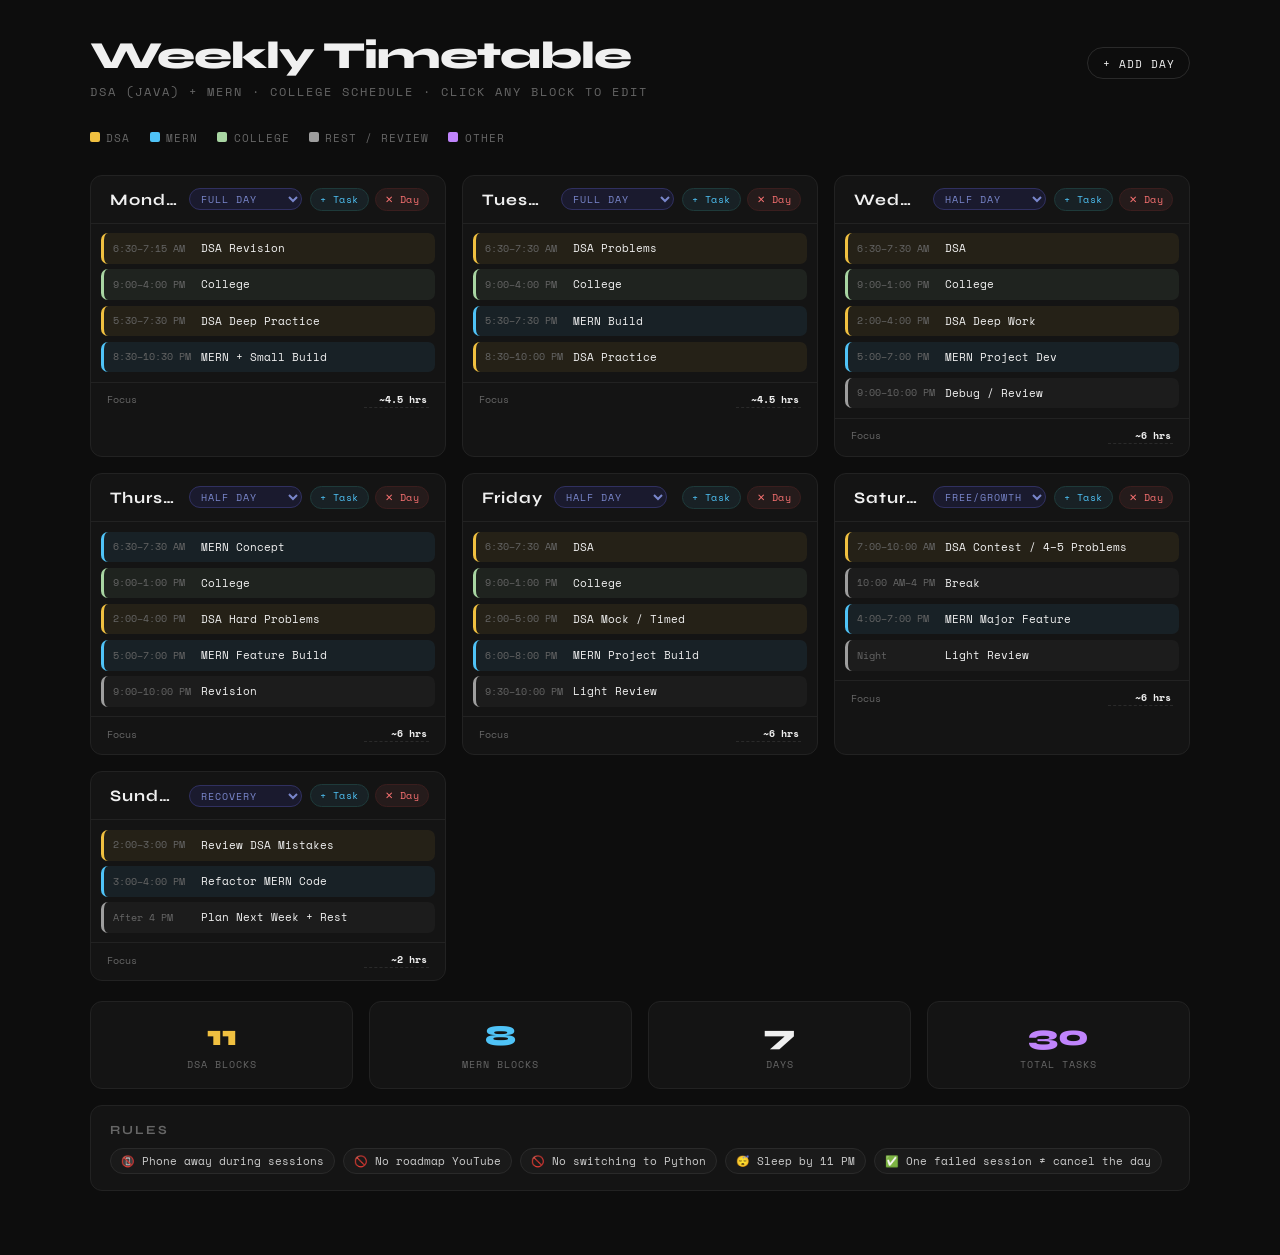
<file: Week-Table/index.html>
<!DOCTYPE html>
<html lang="en">
<head>
<meta charset="UTF-8">
<meta name="viewport" content="width=device-width, initial-scale=1.0">
<title>Weekly Timetable</title>
<style>
@import url('https://fonts.googleapis.com/css2?family=Space+Mono:wght@400;700&family=Syne:wght@400;700;800&display=swap');

*, *::before, *::after { box-sizing: border-box; margin: 0; padding: 0; }

:root {
  --bg:      #0d0d0d;
  --card:    #141414;
  --border:  #222;
  --border2: #2a2a2a;
  --dsa:     #f0c040;
  --mern:    #4fc3f7;
  --college: #a8d5a2;
  --rest:    #9e9e9e;
  --other:   #c084fc;
  --danger:  #f87171;
  --text:    #f0f0f0;
  --dim:     #666;
  --surface: #1a1a1a;
}

body {
  background: var(--bg);
  color: var(--text);
  font-family: 'Space Mono', monospace;
  min-height: 100vh;
  padding: 2rem 1rem 4rem;
}

/* ── HEADER ── */
.top {
  max-width: 1100px;
  margin: 0 auto 0.25rem;
  display: flex;
  align-items: flex-end;
  justify-content: space-between;
  flex-wrap: wrap;
  gap: 1rem;
}

h1 {
  font-family: 'Syne', sans-serif;
  font-weight: 800;
  font-size: clamp(1.6rem, 4vw, 2.4rem);
  letter-spacing: -1px;
}

.subtitle {
  max-width: 1100px;
  margin: 0 auto 1.8rem;
  color: var(--dim);
  font-size: 0.72rem;
  letter-spacing: 2px;
  text-transform: uppercase;
}

.add-day-btn {
  font-family: 'Space Mono', monospace;
  font-size: 0.7rem;
  padding: 0.4rem 0.9rem;
  border-radius: 20px;
  border: 1px solid var(--border2);
  background: transparent;
  color: var(--text);
  cursor: pointer;
  letter-spacing: 1px;
  text-transform: uppercase;
  transition: border-color 0.2s, color 0.2s;
}
.add-day-btn:hover { border-color: var(--dsa); color: var(--dsa); }

/* ── LEGEND ── */
.legend {
  max-width: 1100px;
  margin: 0 auto 1.8rem;
  display: flex;
  gap: 1.2rem;
  flex-wrap: wrap;
}

.legend-item {
  display: flex;
  align-items: center;
  gap: 0.4rem;
  font-size: 0.7rem;
  text-transform: uppercase;
  letter-spacing: 1px;
  color: var(--dim);
}

.dot {
  width: 10px; height: 10px;
  border-radius: 2px;
  flex-shrink: 0;
}

/* ── GRID ── */
.grid {
  display: grid;
  grid-template-columns: repeat(auto-fill, minmax(280px, 1fr));
  gap: 1rem;
  max-width: 1100px;
  margin: 0 auto;
}

/* ── DAY CARD ── */
.day-card {
  background: var(--card);
  border: 1px solid var(--border);
  border-radius: 12px;
  overflow: hidden;
  animation: fadeUp 0.25s ease;
}

@keyframes fadeUp {
  from { opacity: 0; transform: translateY(6px); }
  to   { opacity: 1; transform: translateY(0); }
}

.day-header {
  display: flex;
  align-items: center;
  justify-content: space-between;
  padding: 0.75rem 1rem;
  border-bottom: 1px solid var(--border);
  gap: 0.5rem;
  flex-wrap: wrap;
}

.day-left {
  display: flex;
  align-items: center;
  gap: 0.5rem;
  flex: 1;
  min-width: 0;
}

.day-name {
  font-family: 'Syne', sans-serif;
  font-weight: 700;
  font-size: 1rem;
  letter-spacing: 1px;
  cursor: pointer;
  border-radius: 4px;
  padding: 1px 3px;
  transition: background 0.15s;
  white-space: nowrap;
  overflow: hidden;
  text-overflow: ellipsis;
}
.day-name:hover { background: rgba(255,255,255,0.05); }

.day-name-input {
  font-family: 'Syne', sans-serif;
  font-weight: 700;
  font-size: 1rem;
  letter-spacing: 1px;
  background: rgba(255,255,255,0.05);
  border: 1px solid #333;
  color: var(--text);
  border-radius: 4px;
  padding: 1px 6px;
  outline: none;
  max-width: 130px;
}

.day-tag-select {
  font-family: 'Space Mono', monospace;
  font-size: 0.6rem;
  padding: 2px 7px;
  border-radius: 20px;
  border: 1px solid #303060;
  background: #1a1a2e;
  color: #7986cb;
  cursor: pointer;
  outline: none;
  letter-spacing: 1px;
  text-transform: uppercase;
}
.day-tag-select option { background: #1a1a1a; color: var(--text); }

.day-actions { display: flex; gap: 0.35rem; align-items: center; flex-shrink: 0; }

.btn-add-task {
  font-family: 'Space Mono', monospace;
  font-size: 0.62rem;
  padding: 3px 9px;
  border-radius: 20px;
  border: 1px solid #1e3a3a;
  background: rgba(79,195,247,0.07);
  color: var(--mern);
  cursor: pointer;
  letter-spacing: 0.5px;
  transition: background 0.15s;
}
.btn-add-task:hover { background: rgba(79,195,247,0.16); }

.btn-del-day {
  font-family: 'Space Mono', monospace;
  font-size: 0.62rem;
  padding: 3px 9px;
  border-radius: 20px;
  border: 1px solid #3a1e1e;
  background: rgba(248,113,113,0.07);
  color: var(--danger);
  cursor: pointer;
  letter-spacing: 0.5px;
  transition: background 0.15s;
}
.btn-del-day:hover { background: rgba(248,113,113,0.18); }

/* ── BLOCKS ── */
.blocks {
  padding: 0.6rem;
  display: flex;
  flex-direction: column;
  gap: 0.35rem;
}

.block {
  display: flex;
  align-items: center;
  gap: 0.6rem;
  padding: 0.5rem 0.6rem;
  border-radius: 7px;
  font-size: 0.7rem;
  line-height: 1.3;
  position: relative;
  cursor: pointer;
}

.block:hover .block-overlay { opacity: 1; }

.block-dsa     { background: rgba(240,192,64,0.08);  border-left: 3px solid var(--dsa); }
.block-mern    { background: rgba(79,195,247,0.08);  border-left: 3px solid var(--mern); }
.block-college { background: rgba(168,213,162,0.08); border-left: 3px solid var(--college); }
.block-rest    { background: rgba(158,158,158,0.06); border-left: 3px solid var(--rest); }
.block-other   { background: rgba(192,132,252,0.07); border-left: 3px solid var(--other); }

.block-time {
  color: var(--dim);
  white-space: nowrap;
  min-width: 78px;
  font-size: 0.65rem;
}

.block-label { color: var(--text); flex: 1; }

.block-overlay {
  position: absolute;
  right: 6px;
  top: 50%;
  transform: translateY(-50%);
  display: flex;
  gap: 4px;
  opacity: 0;
  transition: opacity 0.15s;
}

.block-overlay button {
  font-family: 'Space Mono', monospace;
  font-size: 0.6rem;
  padding: 2px 6px;
  border-radius: 4px;
  border: 1px solid var(--border2);
  background: var(--card);
  color: var(--dim);
  cursor: pointer;
  transition: all 0.15s;
}
.block-overlay button:hover { color: var(--text); border-color: #444; }
.block-overlay .blk-del:hover { color: var(--danger); border-color: #3a1e1e; }

.empty-msg {
  text-align: center;
  font-size: 0.68rem;
  color: var(--dim);
  padding: 1rem 0;
  letter-spacing: 1px;
}

/* ── FOOTER ── */
.day-footer {
  padding: 0.5rem 1rem 0.75rem;
  font-size: 0.65rem;
  color: var(--dim);
  border-top: 1px solid var(--border);
  display: flex;
  justify-content: space-between;
  align-items: center;
}

.focus-input {
  font-family: 'Space Mono', monospace;
  font-size: 0.65rem;
  background: transparent;
  border: none;
  border-bottom: 1px dashed var(--border2);
  color: var(--text);
  font-weight: 700;
  width: 65px;
  text-align: right;
  outline: none;
  padding: 0 2px;
}

/* ── STATS ── */
.stats {
  max-width: 1100px;
  margin: 1.2rem auto 0;
  display: flex;
  gap: 1rem;
  flex-wrap: wrap;
}

.stat-box {
  flex: 1;
  min-width: 130px;
  background: var(--card);
  border: 1px solid var(--border);
  border-radius: 12px;
  padding: 1rem;
  text-align: center;
}

.stat-num {
  font-family: 'Syne', sans-serif;
  font-weight: 800;
  font-size: 1.8rem;
  display: block;
}

.stat-label {
  font-size: 0.65rem;
  color: var(--dim);
  text-transform: uppercase;
  letter-spacing: 1px;
  margin-top: 3px;
  display: block;
}

/* ── RULES ── */
.rules {
  max-width: 1100px;
  margin: 1rem auto 0;
  background: var(--card);
  border: 1px solid var(--border);
  border-radius: 12px;
  padding: 1rem 1.2rem;
}

.rules h2 {
  font-family: 'Syne', sans-serif;
  font-size: 0.78rem;
  text-transform: uppercase;
  letter-spacing: 2px;
  color: var(--dim);
  margin-bottom: 0.7rem;
}

.rules-list { display: flex; flex-wrap: wrap; gap: 0.5rem; }

.rule-chip {
  font-size: 0.68rem;
  padding: 4px 10px;
  border-radius: 20px;
  background: #1a1a1a;
  border: 1px solid var(--border2);
  color: #ccc;
}

/* ── MODALS ── */
.modal-overlay {
  display: none;
  position: fixed;
  inset: 0;
  background: rgba(0,0,0,0.72);
  backdrop-filter: blur(4px);
  z-index: 100;
  align-items: center;
  justify-content: center;
}
.modal-overlay.open { display: flex; }

.modal {
  background: var(--card);
  border: 1px solid #2a2a2a;
  border-radius: 14px;
  padding: 1.5rem;
  width: min(370px, 92vw);
  animation: fadeUp 0.2s ease;
}

.modal h2 {
  font-family: 'Syne', sans-serif;
  font-weight: 800;
  font-size: 1.1rem;
  letter-spacing: 1px;
  margin-bottom: 1.1rem;
}

.modal-form { display: flex; flex-direction: column; gap: 0.75rem; }

.modal-form label {
  font-size: 0.62rem;
  text-transform: uppercase;
  letter-spacing: 1px;
  color: var(--dim);
  display: block;
  margin-bottom: 3px;
}

.modal-form input,
.modal-form select {
  width: 100%;
  font-family: 'Space Mono', monospace;
  font-size: 0.72rem;
  background: #1a1a1a;
  border: 1px solid #2a2a2a;
  color: var(--text);
  border-radius: 7px;
  padding: 0.5rem 0.7rem;
  outline: none;
  transition: border-color 0.15s;
}
.modal-form input:focus,
.modal-form select:focus { border-color: #444; }

.modal-btns { display: flex; gap: 0.5rem; margin-top: 0.25rem; }

.modal-save {
  flex: 1;
  font-family: 'Space Mono', monospace;
  font-size: 0.7rem;
  font-weight: 700;
  padding: 0.5rem;
  border: none;
  border-radius: 7px;
  background: var(--text);
  color: #000;
  cursor: pointer;
  letter-spacing: 0.5px;
  transition: opacity 0.15s;
}
.modal-save:hover { opacity: 0.85; }

.modal-cancel {
  padding: 0.5rem 1rem;
  font-family: 'Space Mono', monospace;
  font-size: 0.7rem;
  border: 1px solid #2a2a2a;
  background: transparent;
  color: var(--dim);
  border-radius: 7px;
  cursor: pointer;
  transition: color 0.15s;
}
.modal-cancel:hover { color: var(--text); }
</style>
</head>
<body>

<div class="top">
  <h1>Weekly Timetable</h1>
  <button class="add-day-btn" onclick="openAddDayModal()">+ Add Day</button>
</div>
<p class="subtitle">DSA (Java) + MERN · College Schedule · Click any block to edit</p>

<div class="legend">
  <div class="legend-item"><div class="dot" style="background:var(--dsa)"></div> DSA</div>
  <div class="legend-item"><div class="dot" style="background:var(--mern)"></div> MERN</div>
  <div class="legend-item"><div class="dot" style="background:var(--college)"></div> College</div>
  <div class="legend-item"><div class="dot" style="background:var(--rest)"></div> Rest / Review</div>
  <div class="legend-item"><div class="dot" style="background:var(--other)"></div> Other</div>
</div>

<div class="grid" id="grid"></div>
<div class="stats" id="stats"></div>

<div class="rules">
  <h2>Rules</h2>
  <div class="rules-list">
    <span class="rule-chip">📵 Phone away during sessions</span>
    <span class="rule-chip">🚫 No roadmap YouTube</span>
    <span class="rule-chip">🚫 No switching to Python</span>
    <span class="rule-chip">😴 Sleep by 11 PM</span>
    <span class="rule-chip">✅ One failed session ≠ cancel the day</span>
  </div>
</div>

<!-- BLOCK MODAL -->
<div class="modal-overlay" id="blockModal">
  <div class="modal">
    <h2 id="modalTitle">Add Task</h2>
    <div class="modal-form">
      <div>
        <label>Time (e.g. 6:30–7:30 AM)</label>
        <input type="text" id="m-time" placeholder="6:30–7:30 AM" />
      </div>
      <div>
        <label>Task Name</label>
        <input type="text" id="m-label" placeholder="DSA Deep Practice" />
      </div>
      <div>
        <label>Type</label>
        <select id="m-type">
          <option value="dsa">DSA</option>
          <option value="mern">MERN</option>
          <option value="college">College</option>
          <option value="rest">Rest / Review</option>
          <option value="other">Other</option>
        </select>
      </div>
      <div class="modal-btns">
        <button class="modal-save" onclick="saveBlockModal()">Save</button>
        <button class="modal-cancel" onclick="closeModal()">Cancel</button>
      </div>
    </div>
  </div>
</div>

<!-- ADD DAY MODAL -->
<div class="modal-overlay" id="dayModal">
  <div class="modal">
    <h2>Add Day</h2>
    <div class="modal-form">
      <div>
        <label>Day Name</label>
        <input type="text" id="d-name" placeholder="Monday" />
      </div>
      <div>
        <label>Type</label>
        <select id="d-tag">
          <option value="full">Full Day</option>
          <option value="half">Half Day</option>
          <option value="free">Free / Growth</option>
          <option value="recovery">Recovery</option>
          <option value="custom">Custom</option>
        </select>
      </div>
      <div>
        <label>Focus Hours (e.g. ~4.5 hrs)</label>
        <input type="text" id="d-focus" placeholder="~4.5 hrs" />
      </div>
      <div class="modal-btns">
        <button class="modal-save" onclick="saveNewDay()">Add Day</button>
        <button class="modal-cancel" onclick="closeDayModal()">Cancel</button>
      </div>
    </div>
  </div>
</div>

<script>
let days = [
  { id:1, name:"Monday",    tag:"full",     focus:"~4.5 hrs",
    blocks:[
      {id:1, time:"6:30–7:15 AM",  label:"DSA Revision",       type:"dsa"},
      {id:2, time:"9:00–4:00 PM",  label:"College",            type:"college"},
      {id:3, time:"5:30–7:30 PM",  label:"DSA Deep Practice",  type:"dsa"},
      {id:4, time:"8:30–10:30 PM", label:"MERN + Small Build", type:"mern"},
    ]},
  { id:2, name:"Tuesday",   tag:"full",     focus:"~4.5 hrs",
    blocks:[
      {id:1, time:"6:30–7:30 AM",  label:"DSA Problems", type:"dsa"},
      {id:2, time:"9:00–4:00 PM",  label:"College",      type:"college"},
      {id:3, time:"5:30–7:30 PM",  label:"MERN Build",   type:"mern"},
      {id:4, time:"8:30–10:00 PM", label:"DSA Practice", type:"dsa"},
    ]},
  { id:3, name:"Wednesday", tag:"half",     focus:"~6 hrs",
    blocks:[
      {id:1, time:"6:30–7:30 AM",  label:"DSA",              type:"dsa"},
      {id:2, time:"9:00–1:00 PM",  label:"College",          type:"college"},
      {id:3, time:"2:00–4:00 PM",  label:"DSA Deep Work",    type:"dsa"},
      {id:4, time:"5:00–7:00 PM",  label:"MERN Project Dev", type:"mern"},
      {id:5, time:"9:00–10:00 PM", label:"Debug / Review",   type:"rest"},
    ]},
  { id:4, name:"Thursday",  tag:"half",     focus:"~6 hrs",
    blocks:[
      {id:1, time:"6:30–7:30 AM",  label:"MERN Concept",       type:"mern"},
      {id:2, time:"9:00–1:00 PM",  label:"College",            type:"college"},
      {id:3, time:"2:00–4:00 PM",  label:"DSA Hard Problems",  type:"dsa"},
      {id:4, time:"5:00–7:00 PM",  label:"MERN Feature Build", type:"mern"},
      {id:5, time:"9:00–10:00 PM", label:"Revision",           type:"rest"},
    ]},
  { id:5, name:"Friday",    tag:"half",     focus:"~6 hrs",
    blocks:[
      {id:1, time:"6:30–7:30 AM",  label:"DSA",                type:"dsa"},
      {id:2, time:"9:00–1:00 PM",  label:"College",            type:"college"},
      {id:3, time:"2:00–5:00 PM",  label:"DSA Mock / Timed",   type:"dsa"},
      {id:4, time:"6:00–8:00 PM",  label:"MERN Project Build", type:"mern"},
      {id:5, time:"9:30–10:00 PM", label:"Light Review",       type:"rest"},
    ]},
  { id:6, name:"Saturday",  tag:"free",     focus:"~6 hrs",
    blocks:[
      {id:1, time:"7:00–10:00 AM", label:"DSA Contest / 4–5 Problems", type:"dsa"},
      {id:2, time:"10:00 AM–4 PM", label:"Break",                      type:"rest"},
      {id:3, time:"4:00–7:00 PM",  label:"MERN Major Feature",         type:"mern"},
      {id:4, time:"Night",         label:"Light Review",               type:"rest"},
    ]},
  { id:7, name:"Sunday",    tag:"recovery", focus:"~2 hrs",
    blocks:[
      {id:1, time:"2:00–3:00 PM", label:"Review DSA Mistakes",   type:"dsa"},
      {id:2, time:"3:00–4:00 PM", label:"Refactor MERN Code",    type:"mern"},
      {id:3, time:"After 4 PM",   label:"Plan Next Week + Rest", type:"rest"},
    ]},
];

let nextDayId = 8;
let modalCtx  = null;

function render() {
  const grid = document.getElementById('grid');
  grid.innerHTML = '';
  days.forEach(day => grid.appendChild(buildCard(day)));
  renderStats();
}

function buildCard(day) {
  const card = document.createElement('div');
  card.className = 'day-card';

  const header = document.createElement('div');
  header.className = 'day-header';

  const left = document.createElement('div');
  left.className = 'day-left';

  const nameEl = document.createElement('span');
  nameEl.className = 'day-name';
  nameEl.textContent = day.name;
  nameEl.title = 'Click to rename';
  nameEl.onclick = () => startEditName(day.id, nameEl);

  const tagSel = document.createElement('select');
  tagSel.className = 'day-tag-select';
  [['full','Full Day'],['half','Half Day'],['free','Free/Growth'],['recovery','Recovery'],['custom','Custom']]
    .forEach(([v,l]) => {
      const o = document.createElement('option');
      o.value = v; o.textContent = l;
      if (day.tag === v) o.selected = true;
      tagSel.appendChild(o);
    });
  tagSel.onchange = () => { day.tag = tagSel.value; };

  left.appendChild(nameEl);
  left.appendChild(tagSel);

  const actions = document.createElement('div');
  actions.className = 'day-actions';

  const addTaskBtn = document.createElement('button');
  addTaskBtn.className = 'btn-add-task';
  addTaskBtn.textContent = '+ Task';
  addTaskBtn.onclick = () => openBlockModal(day.id, null);

  const delDayBtn = document.createElement('button');
  delDayBtn.className = 'btn-del-day';
  delDayBtn.textContent = '✕ Day';
  delDayBtn.onclick = (e) => {
    e.stopPropagation();
    const d = days.find(x => x.id === day.id);
    if (confirm('Delete "' + (d ? d.name : 'this day') + '"?')) {
      days = days.filter(x => x.id !== day.id);
      render();
    }
  };

  actions.appendChild(addTaskBtn);
  actions.appendChild(delDayBtn);
  header.appendChild(left);
  header.appendChild(actions);
  card.appendChild(header);

  const blocksEl = document.createElement('div');
  blocksEl.className = 'blocks';

  if (day.blocks.length === 0) {
    const e = document.createElement('div');
    e.className = 'empty-msg';
    e.textContent = 'No tasks · click + Task to add';
    blocksEl.appendChild(e);
  } else {
    day.blocks.forEach(b => blocksEl.appendChild(buildBlock(day.id, b)));
  }
  card.appendChild(blocksEl);

  const footer = document.createElement('div');
  footer.className = 'day-footer';

  const lbl = document.createElement('span');
  lbl.textContent = 'Focus';

  const fi = document.createElement('input');
  fi.className = 'focus-input';
  fi.value = day.focus;
  fi.title = 'Edit focus hours';
  fi.onchange = () => { day.focus = fi.value; };

  footer.appendChild(lbl);
  footer.appendChild(fi);
  card.appendChild(footer);
  return card;
}

function buildBlock(dayId, block) {
  const el = document.createElement('div');
  el.className = 'block block-' + block.type;
  el.onclick = () => openBlockModal(dayId, block.id);

  const timeEl = document.createElement('span');
  timeEl.className = 'block-time';
  timeEl.textContent = block.time;

  const labelEl = document.createElement('span');
  labelEl.className = 'block-label';
  labelEl.textContent = block.label;

  const overlay = document.createElement('div');
  overlay.className = 'block-overlay';

  const editBtn = document.createElement('button');
  editBtn.textContent = 'edit';
  editBtn.onclick = (e) => { e.stopPropagation(); openBlockModal(dayId, block.id); };

  const delBtn = document.createElement('button');
  delBtn.className = 'blk-del';
  delBtn.textContent = 'del';
  delBtn.onclick = (e) => { e.stopPropagation(); deleteBlock(dayId, block.id); };

  overlay.appendChild(editBtn);
  overlay.appendChild(delBtn);
  el.appendChild(timeEl);
  el.appendChild(labelEl);
  el.appendChild(overlay);
  return el;
}

function openBlockModal(dayId, blockId) {
  modalCtx = { dayId, blockId };
  const day = days.find(d => d.id === dayId);
  if (blockId !== null) {
    const b = day.blocks.find(b => b.id === blockId);
    document.getElementById('modalTitle').textContent = 'Edit Task';
    document.getElementById('m-time').value  = b.time;
    document.getElementById('m-label').value = b.label;
    document.getElementById('m-type').value  = b.type;
  } else {
    document.getElementById('modalTitle').textContent = 'Add Task';
    document.getElementById('m-time').value  = '';
    document.getElementById('m-label').value = '';
    document.getElementById('m-type').value  = 'dsa';
  }
  document.getElementById('blockModal').classList.add('open');
  setTimeout(() => document.getElementById('m-time').focus(), 50);
}

function saveBlockModal() {
  const time  = document.getElementById('m-time').value.trim();
  const label = document.getElementById('m-label').value.trim();
  const type  = document.getElementById('m-type').value;
  if (!label) { document.getElementById('m-label').focus(); return; }
  const { dayId, blockId } = modalCtx;
  const day = days.find(d => d.id === dayId);
  if (blockId !== null) {
    const b = day.blocks.find(b => b.id === blockId);
    b.time = time; b.label = label; b.type = type;
  } else {
    const newId = day.blocks.length ? Math.max(...day.blocks.map(b => b.id)) + 1 : 1;
    day.blocks.push({ id: newId, time, label, type });
  }
  closeModal(); render();
}

function closeModal() {
  document.getElementById('blockModal').classList.remove('open');
  modalCtx = null;
}

function deleteBlock(dayId, blockId) {
  const day = days.find(d => d.id === dayId);
  day.blocks = day.blocks.filter(b => b.id !== blockId);
  render();
}

function startEditName(dayId, nameEl) {
  const day = days.find(d => d.id === dayId);
  const input = document.createElement('input');
  input.className = 'day-name-input';
  input.value = day.name;
  nameEl.replaceWith(input);
  input.focus(); input.select();
  const done = () => {
    const val = input.value.trim() || day.name;
    day.name = val;
    const span = document.createElement('span');
    span.className = 'day-name';
    span.textContent = val;
    span.title = 'Click to rename';
    span.onclick = () => startEditName(dayId, span);
    input.replaceWith(span);
  };
  input.onblur = done;
  input.onkeydown = (e) => {
    if (e.key === 'Enter') done();
    if (e.key === 'Escape') { input.value = day.name; done(); }
  };
}

function openAddDayModal() {
  document.getElementById('d-name').value  = '';
  document.getElementById('d-tag').value   = 'full';
  document.getElementById('d-focus').value = '';
  document.getElementById('dayModal').classList.add('open');
  setTimeout(() => document.getElementById('d-name').focus(), 50);
}

function saveNewDay() {
  const name  = document.getElementById('d-name').value.trim();
  if (!name) { document.getElementById('d-name').focus(); return; }
  const tag   = document.getElementById('d-tag').value;
  const focus = document.getElementById('d-focus').value.trim() || '—';
  days.push({ id: nextDayId++, name, tag, focus, blocks: [] });
  closeDayModal(); render();
}

function closeDayModal() {
  document.getElementById('dayModal').classList.remove('open');
}

function renderStats() {
  const dsa   = days.reduce((s,d) => s + d.blocks.filter(b => b.type==='dsa').length, 0);
  const mern  = days.reduce((s,d) => s + d.blocks.filter(b => b.type==='mern').length, 0);
  const total = days.reduce((s,d) => s + d.blocks.length, 0);
  document.getElementById('stats').innerHTML = `
    <div class="stat-box"><span class="stat-num" style="color:var(--dsa)">${dsa}</span><span class="stat-label">DSA Blocks</span></div>
    <div class="stat-box"><span class="stat-num" style="color:var(--mern)">${mern}</span><span class="stat-label">MERN Blocks</span></div>
    <div class="stat-box"><span class="stat-num" style="color:var(--text)">${days.length}</span><span class="stat-label">Days</span></div>
    <div class="stat-box"><span class="stat-num" style="color:var(--other)">${total}</span><span class="stat-label">Total Tasks</span></div>
  `;
}

document.addEventListener('keydown', e => {
  if (e.key === 'Escape') { closeModal(); closeDayModal(); }
  if (e.key === 'Enter' && document.getElementById('blockModal').classList.contains('open')) saveBlockModal();
  if (e.key === 'Enter' && document.getElementById('dayModal').classList.contains('open'))  saveNewDay();
});
document.getElementById('blockModal').addEventListener('click', e => { if (e.target.id==='blockModal') closeModal(); });
document.getElementById('dayModal').addEventListener('click',   e => { if (e.target.id==='dayModal')   closeDayModal(); });

render();
</script>
</body>
</html>
</file>
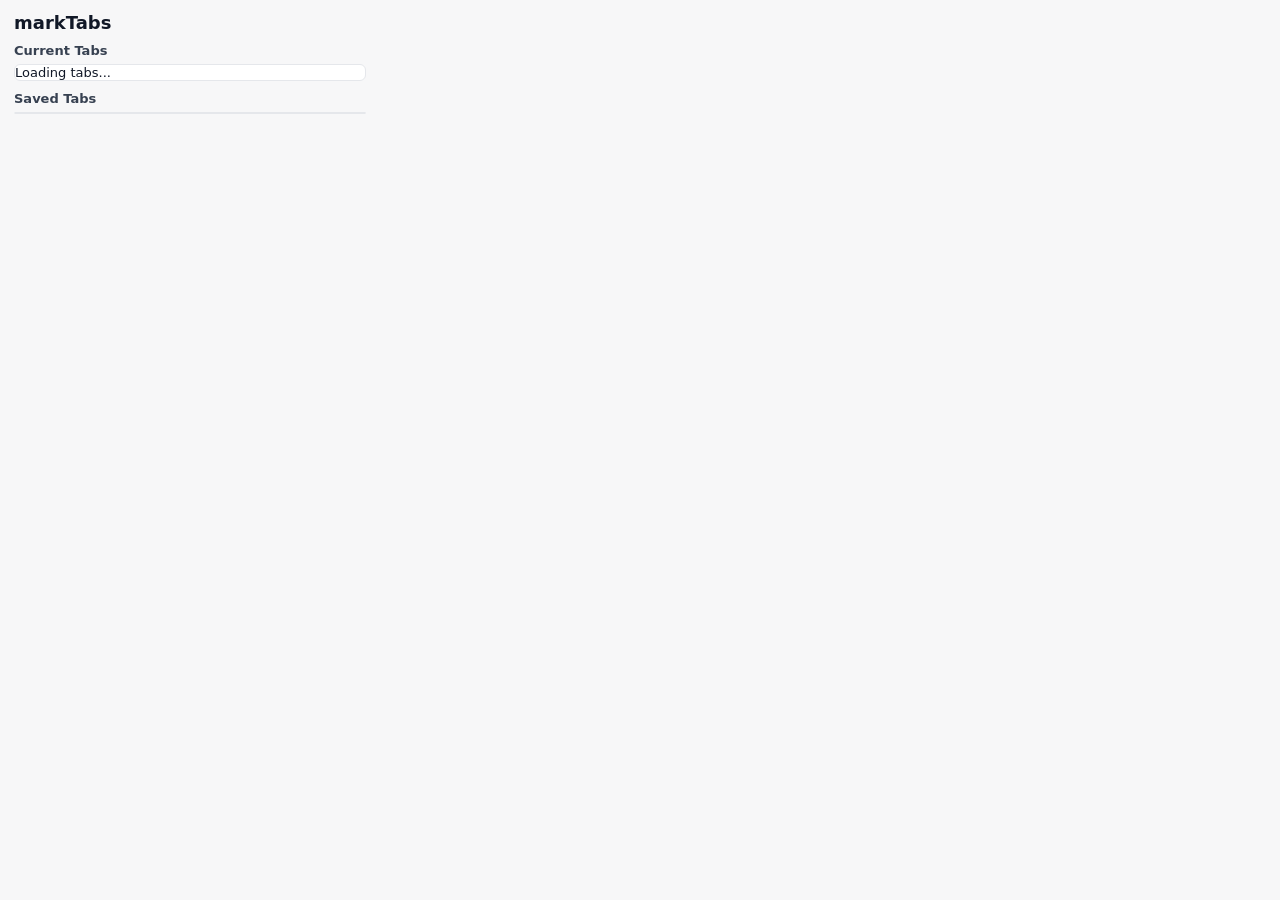
<file: markTabs/popup.html>
<!DOCTYPE html>
<html lang="en">
  <head>
    <meta charset="UTF-8" />
    <title>markTabs</title>
    <link rel="stylesheet" href="style.css" />
  </head>
  <body>
    <div id="app">
      <h1>markTabs</h1>

      <section id="current-tabs-section">
        <h2>Current Tabs</h2>
        <div id="current-tabs-list" class="list-container">
          <!-- Filled dynamically -->
        </div>
      </section>

      <section id="saved-tabs-section">
        <h2>Saved Tabs</h2>
        <div id="saved-tabs-list" class="list-container">
          <!-- Filled dynamically -->
        </div>
      </section>
    </div>

    <script src="popup.js"></script>
  </body>
</html>
</file>
<file: markTabs/style.css>
*,
*::before,
*::after {
  box-sizing: border-box;
}

body {
  margin: 0;
  padding: 0;
  font-family: system-ui, -apple-system, BlinkMacSystemFont, "Segoe UI", sans-serif;
  font-size: 13px;
  background-color: #f7f7f8;
  color: #111827;
}

#app {
  width: 380px;
  max-height: 600px;
  padding: 12px 14px 10px;
  overflow-y: auto;
}

h1 {
  margin: 0 0 10px;
  font-size: 18px;
  font-weight: 600;
  color: #111827;
}

h2 {
  margin: 10px 0 6px;
  font-size: 13px;
  font-weight: 600;
  color: #374151;
}

section {
  margin-bottom: 10px;
}

.list-container {
  border: 1px solid #e5e7eb;
  border-radius: 6px;
  background-color: #ffffff;
  max-height: 220px;
  overflow-y: auto;
}

.tab-row {
  display: flex;
  flex-direction: column;
  padding: 8px 10px;
  border-bottom: 1px solid #f3f4f6;
  gap: 6px;
}

.tab-row:last-child {
  border-bottom: none;
}

.tab-info {
  display: flex;
  flex-direction: column;
  gap: 2px;
}

.tab-title {
  font-size: 13px;
  font-weight: 500;
  color: #111827;
  word-break: break-word;
}

.tab-url {
  font-size: 11px;
  color: #6b7280;
  word-break: break-all;
}

.tab-note {
  font-size: 12px;
  color: #374151;
  word-break: break-word;
}

.tab-controls {
  display: flex;
  gap: 6px;
  align-items: center;
}

.note-input {
  flex: 1;
  min-width: 0;
  padding: 4px 6px;
  font-size: 12px;
  border-radius: 4px;
  border: 1px solid #d1d5db;
  outline: none;
}

.note-input:focus {
  border-color: #3b82f6;
  box-shadow: 0 0 0 1px rgba(59, 130, 246, 0.35);
}

button {
  border: none;
  padding: 4px 8px;
  font-size: 12px;
  border-radius: 4px;
  cursor: pointer;
  white-space: nowrap;
}

.primary-button {
  background-color: #2563eb;
  color: #ffffff;
}

.primary-button--success {
  background-color: #16a34a;
}

.primary-button:hover {
  background-color: #1d4ed8;
}

.secondary-button {
  background-color: #e5e7eb;
  color: #111827;
}

.secondary-button:hover {
  background-color: #d1d5db;
}

.danger-button {
  background-color: #ef4444;
  color: #ffffff;
}

.danger-button:hover {
  background-color: #dc2626;
}

.empty-message {
  padding: 8px 10px;
  font-size: 12px;
  color: #6b7280;
}

.saved-tab-row {
  background-color: #f9fafb;
}

.saved-tab-row:hover {
  background-color: #e5f2ff;
}

.saved-group-header {
  padding: 6px 10px 4px;
  font-size: 11px;
  font-weight: 600;
  text-transform: uppercase;
  letter-spacing: 0.04em;
  color: #6b7280;
  border-bottom: 1px solid #e5e7eb;
  background-color: #f3f4f6;
}
</file>
